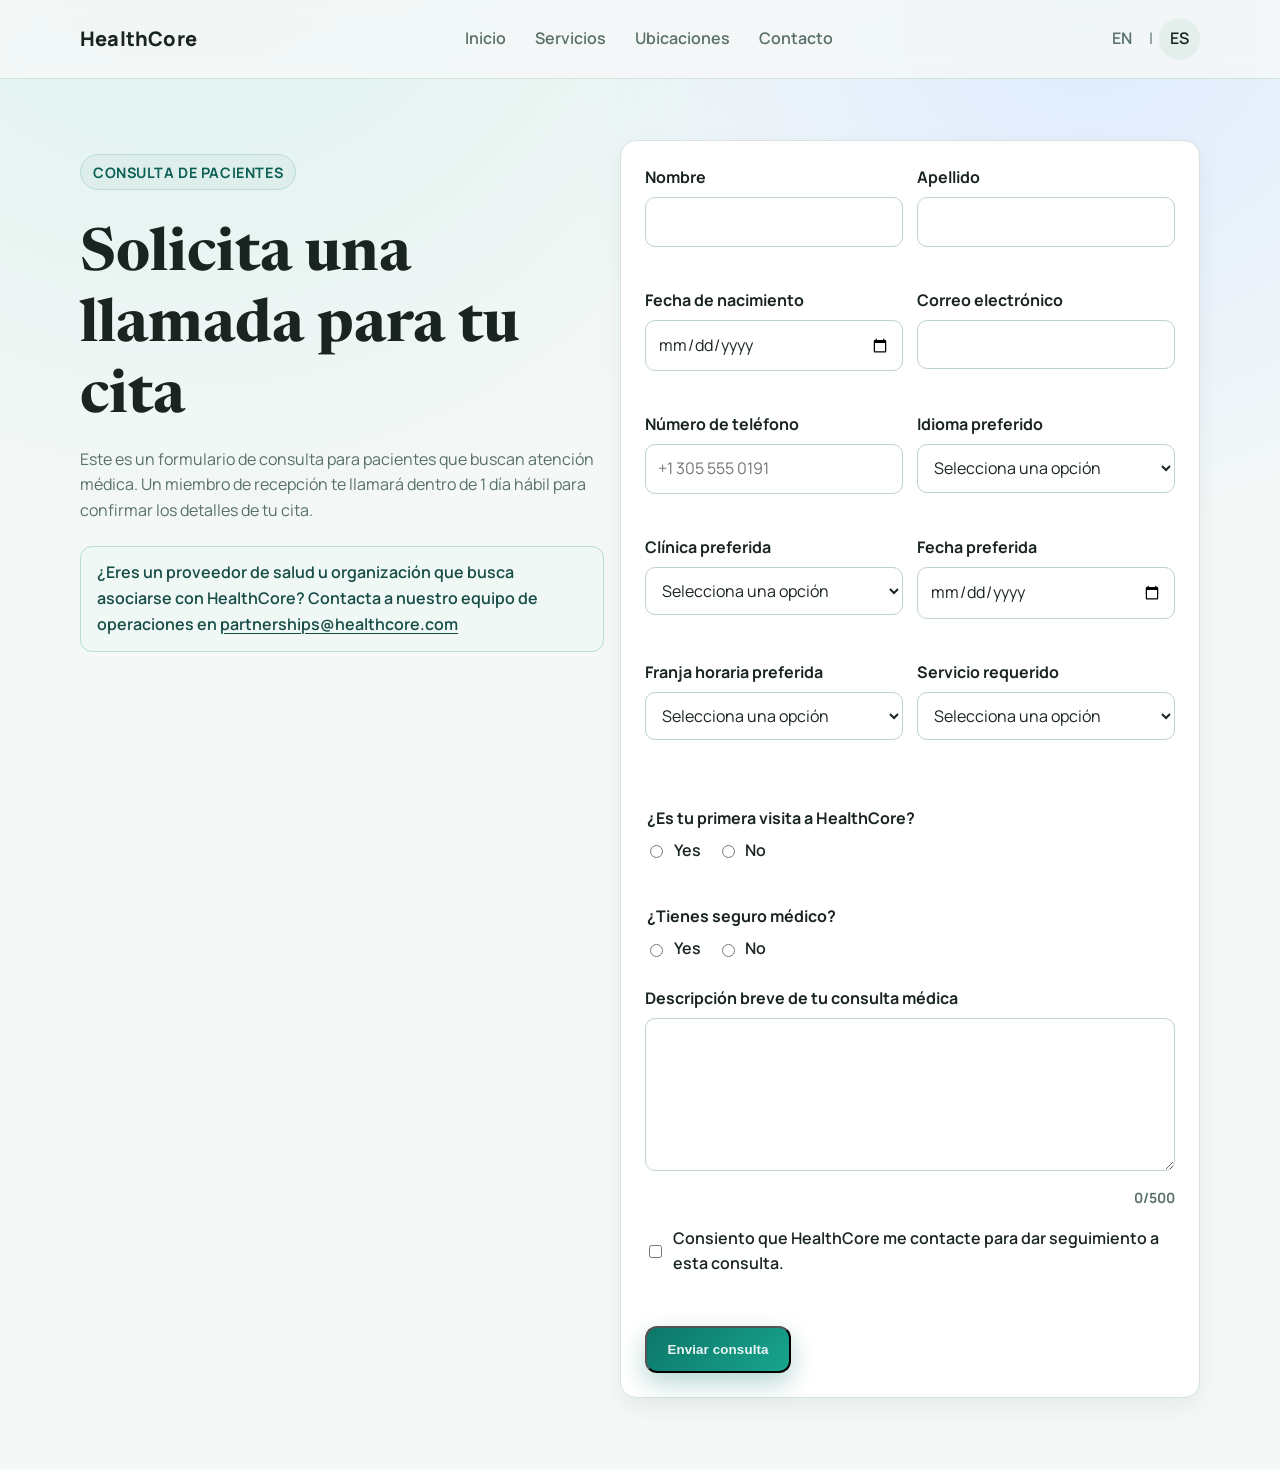
<file: application.es.html>
<!doctype html>
<html lang="es">
<head>
	<meta charset="UTF-8">
	<meta name="viewport" content="width=device-width, initial-scale=1.0">
	<title>HealthCore | Formulario de consulta para pacientes</title>
	<meta name="description" content="Envía tu consulta médica en HealthCore y nuestro equipo de recepción te llamará para confirmar los detalles de tu cita.">
	<link rel="preconnect" href="https://fonts.googleapis.com">
	<link rel="preconnect" href="https://fonts.gstatic.com" crossorigin>
	<link href="https://fonts.googleapis.com/css2?family=Manrope:wght@400;500;600;700;800&family=Newsreader:opsz,wght@6..72,500;6..72,700&display=swap" rel="stylesheet">
	<link rel="stylesheet" href="styles.css">
</head>
<body>
	<header class="site-header" id="top">
		<div class="container nav-wrap">
			<a class="brand" href="index.html" aria-label="Inicio de HealthCore">HealthCore</a>
			<nav class="main-nav" aria-label="Navegación principal">
				<a href="index.html#inicio">Inicio</a>
				<a href="index.html#servicios">Servicios</a>
				<a href="index.html#ubicaciones">Ubicaciones</a>
				<a href="index.html#contacto">Contacto</a>
			</nav>
			<div class="language-switch" aria-label="Selector de idioma">
				<a href="application.html" lang="en">EN</a>
				<span aria-hidden="true">|</span>
				<a href="application.es.html" class="active" lang="es" aria-current="page">ES</a>
			</div>
		</div>
	</header>

	<main>
		<section class="section form-shell" aria-labelledby="form-title">
			<div class="container form-grid">
				<div>
					<p class="eyebrow">Consulta de Pacientes</p>
					<h1 id="form-title">Solicita una llamada para tu cita</h1>
					<p class="section-copy">Este es un formulario de consulta para pacientes que buscan atención médica. Un miembro de recepción te llamará dentro de 1 día hábil para confirmar los detalles de tu cita.</p>
					<p class="partnership-note" role="note">¿Eres un proveedor de salud u organización que busca asociarse con HealthCore? Contacta a nuestro equipo de operaciones en <a href="mailto:partnerships@healthcore.com">partnerships@healthcore.com</a></p>
				</div>

				<div class="panel form-panel">
					<form id="patient-inquiry-form" novalidate>
						<div class="form-row two-up">
							<div>
								<label for="first_name">Nombre</label>
								<input id="first_name" name="first_name" type="text" autocomplete="given-name" required>
								<p class="field-error" data-error-for="first_name" aria-live="polite"></p>
							</div>
							<div>
								<label for="last_name">Apellido</label>
								<input id="last_name" name="last_name" type="text" autocomplete="family-name" required>
								<p class="field-error" data-error-for="last_name" aria-live="polite"></p>
							</div>
						</div>

						<div class="form-row two-up">
							<div>
								<label for="date_of_birth">Fecha de nacimiento</label>
								<input id="date_of_birth" name="date_of_birth" type="date" required>
								<p class="field-error" data-error-for="date_of_birth" aria-live="polite"></p>
							</div>
							<div>
								<label for="email">Correo electrónico</label>
								<input id="email" name="email" type="email" autocomplete="email" required>
								<p class="field-error" data-error-for="email" aria-live="polite"></p>
							</div>
						</div>

						<div class="form-row two-up">
							<div>
								<label for="phone">Número de teléfono</label>
								<input id="phone" name="phone" type="tel" autocomplete="tel" placeholder="+1 305 555 0191" required>
								<p class="field-error" data-error-for="phone" aria-live="polite"></p>
							</div>
							<div>
								<label for="preferred_language">Idioma preferido</label>
								<select id="preferred_language" name="preferred_language" required>
									<option value="">Selecciona una opción</option>
									<option value="English">English</option>
									<option value="Spanish">Spanish</option>
								</select>
								<p class="field-error" data-error-for="preferred_language" aria-live="polite"></p>
							</div>
						</div>

						<div class="form-row two-up">
							<div>
								<label for="preferred_clinic">Clínica preferida</label>
								<select id="preferred_clinic" name="preferred_clinic" required>
									<option value="">Selecciona una opción</option>
									<option value="HealthCore Austin Central">HealthCore Austin Central</option>
									<option value="HealthCore Austin North">HealthCore Austin North</option>
									<option value="HealthCore San Antonio">HealthCore San Antonio</option>
									<option value="HealthCore Miami">HealthCore Miami</option>
									<option value="HealthCore Orlando">HealthCore Orlando</option>
									<option value="HealthCore Atlanta">HealthCore Atlanta</option>
								</select>
								<p class="field-error" data-error-for="preferred_clinic" aria-live="polite"></p>
							</div>
							<div>
								<label for="preferred_date">Fecha preferida</label>
								<input id="preferred_date" name="preferred_date" type="date" required>
								<p class="field-error" data-error-for="preferred_date" aria-live="polite"></p>
							</div>
						</div>

						<div class="form-row two-up">
							<div>
								<label for="preferred_time">Franja horaria preferida</label>
								<select id="preferred_time" name="preferred_time" required>
									<option value="">Selecciona una opción</option>
									<option value="Morning (7am–12pm)">Morning (7am–12pm)</option>
									<option value="Afternoon (12pm–5pm)">Afternoon (12pm–5pm)</option>
									<option value="Evening (5pm–8pm)">Evening (5pm–8pm)</option>
								</select>
								<p class="field-error" data-error-for="preferred_time" aria-live="polite"></p>
								<p class="field-warning" data-warning-for="evening_combo" aria-live="polite"></p>
							</div>
							<div>
								<label for="service_type">Servicio requerido</label>
								<select id="service_type" name="service_type" required>
									<option value="">Selecciona una opción</option>
									<option value="Primary Care">Primary Care</option>
									<option value="Chronic Disease Management">Chronic Disease Management</option>
									<option value="Specialist Consultation">Specialist Consultation</option>
									<option value="Preventive Health">Preventive Health</option>
									<option value="Women's Health">Women's Health</option>
									<option value="Paediatric Care">Paediatric Care</option>
									<option value="Mental Health">Mental Health</option>
								</select>
								<p class="field-error" data-error-for="service_type" aria-live="polite"></p>
							</div>
						</div>

						<fieldset class="form-row radio-group">
							<legend>¿Es tu primera visita a HealthCore?</legend>
							<div class="inline-options">
								<label><input type="radio" name="new_patient" value="Yes" required> Yes</label>
								<label><input type="radio" name="new_patient" value="No" required> No</label>
							</div>
							<p class="field-error" data-error-for="new_patient" aria-live="polite"></p>
						</fieldset>

						<div class="form-row hidden" id="patient-id-row">
							<label for="patient_id">Patient ID (opcional)</label>
							<input id="patient_id" name="patient_id" type="text" placeholder="HC-A3F291">
							<p class="field-help">Formato: HC- seguido de 6 caracteres alfanuméricos</p>
							<p class="field-error" data-error-for="patient_id" aria-live="polite"></p>
						</div>

						<fieldset class="form-row radio-group">
							<legend>¿Tienes seguro médico?</legend>
							<div class="inline-options">
								<label><input type="radio" name="has_insurance" value="Yes" required> Yes</label>
								<label><input type="radio" name="has_insurance" value="No" required> No</label>
							</div>
							<p class="field-error" data-error-for="has_insurance" aria-live="polite"></p>
						</fieldset>

						<div class="form-row two-up hidden" id="insurance-fields">
							<div>
								<label for="insurance_provider">Aseguradora</label>
								<input id="insurance_provider" name="insurance_provider" type="text" maxlength="100">
								<p class="field-error" data-error-for="insurance_provider" aria-live="polite"></p>
							</div>
							<div>
								<label for="insurance_member_id">ID de afiliado</label>
								<input id="insurance_member_id" name="insurance_member_id" type="text" maxlength="20">
								<p class="field-error" data-error-for="insurance_member_id" aria-live="polite"></p>
							</div>
						</div>

						<div class="form-row">
							<label for="health_concern">Descripción breve de tu consulta médica</label>
							<textarea id="health_concern" name="health_concern" rows="5" maxlength="500" required></textarea>
							<div class="meta-row">
								<p class="field-error" data-error-for="health_concern" aria-live="polite"></p>
								<p class="char-counter" id="char-counter" aria-live="polite">0/500</p>
							</div>
						</div>

						<div class="form-row checkbox-row">
							<label>
								<input type="checkbox" name="contact_consent" id="contact_consent" required>
								Consiento que HealthCore me contacte para dar seguimiento a esta consulta.
							</label>
							<p class="field-error" data-error-for="contact_consent" aria-live="polite"></p>
						</div>

						<button class="cta" type="submit">Enviar consulta</button>
					</form>

					<section id="success-message" class="success-message hidden" aria-live="polite">
						<h2>Gracias por contactar a HealthCore.</h2>
						<p>Hemos recibido tu consulta. Un miembro de nuestro equipo de recepción se pondrá en contacto contigo dentro de 1 día hábil para confirmar los detalles de tu cita y responder cualquier pregunta.</p>
						<p>Si necesitas asistencia urgente, llama directamente a tu clínica preferida usando los números listados en nuestro sitio web.</p>
						<p>Esperamos poder atenderte pronto.</p>
					</section>
				</div>
			</div>
		</section>
	</main>

	<script src="validation.js"></script>
</body>
</html>
</file>
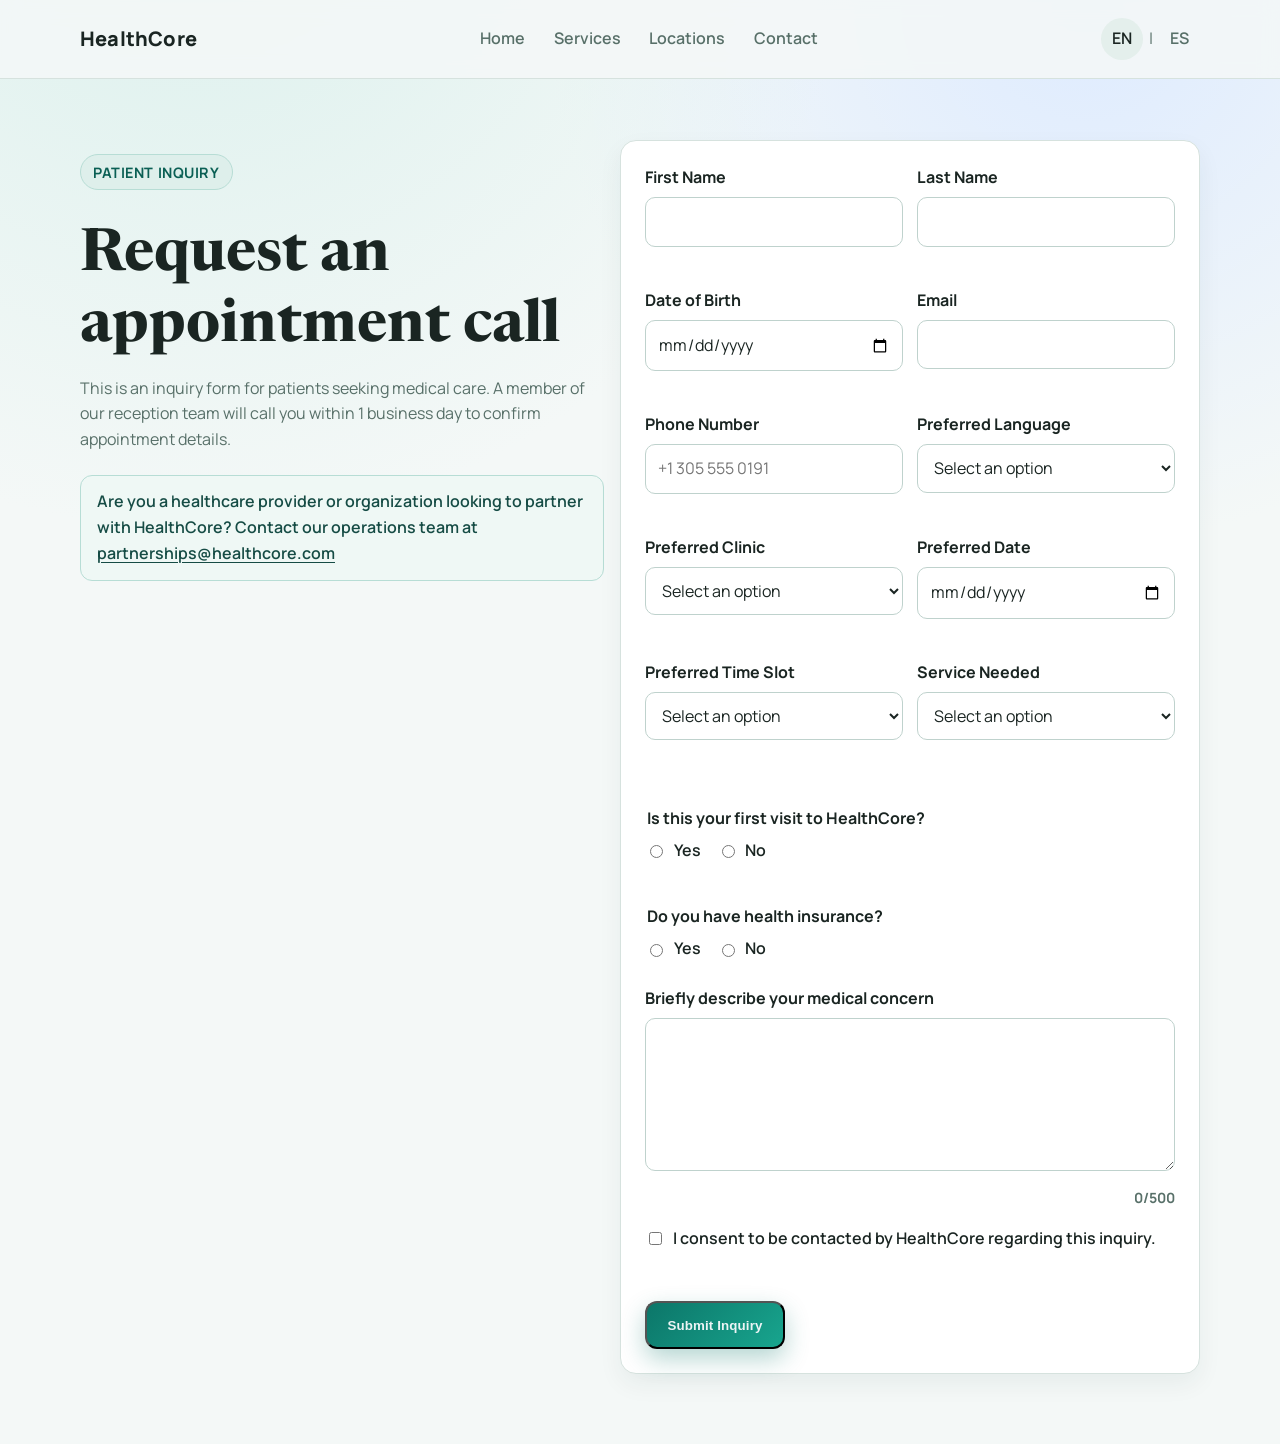
<file: application.html>
<!doctype html>
<html lang="en">
<head>
	<meta charset="UTF-8">
	<meta name="viewport" content="width=device-width, initial-scale=1.0">
	<title>HealthCore | Patient Inquiry Form</title>
	<meta name="description" content="Submit your HealthCore patient inquiry and our reception team will call to confirm appointment details.">
	<link rel="preconnect" href="https://fonts.googleapis.com">
	<link rel="preconnect" href="https://fonts.gstatic.com" crossorigin>
	<link href="https://fonts.googleapis.com/css2?family=Manrope:wght@400;500;600;700;800&family=Newsreader:opsz,wght@6..72,500;6..72,700&display=swap" rel="stylesheet">
	<link rel="stylesheet" href="styles.css">
</head>
<body>
	<header class="site-header" id="top">
		<div class="container nav-wrap">
			<a class="brand" href="index.html" aria-label="HealthCore home">HealthCore</a>
			<nav class="main-nav" aria-label="Main navigation">
				<a href="index.html#inicio">Home</a>
				<a href="index.html#servicios">Services</a>
				<a href="index.html#ubicaciones">Locations</a>
				<a href="index.html#contacto">Contact</a>
			</nav>
			<div class="language-switch" aria-label="Language switch">
				<a href="application.html" class="active" lang="en" aria-current="page">EN</a>
				<span aria-hidden="true">|</span>
				<a href="application.es.html" lang="es">ES</a>
			</div>
		</div>
	</header>

	<main>
		<section class="section form-shell" aria-labelledby="form-title">
			<div class="container form-grid">
				<div>
					<p class="eyebrow">Patient Inquiry</p>
					<h1 id="form-title">Request an appointment call</h1>
					<p class="section-copy">This is an inquiry form for patients seeking medical care. A member of our reception team will call you within 1 business day to confirm appointment details.</p>
					<p class="partnership-note" role="note">Are you a healthcare provider or organization looking to partner with HealthCore? Contact our operations team at <a href="mailto:partnerships@healthcore.com">partnerships@healthcore.com</a></p>
				</div>

				<div class="panel form-panel">
					<form id="patient-inquiry-form" novalidate>
						<div class="form-row two-up">
							<div>
								<label for="first_name">First Name</label>
								<input id="first_name" name="first_name" type="text" autocomplete="given-name" required>
								<p class="field-error" data-error-for="first_name" aria-live="polite"></p>
							</div>
							<div>
								<label for="last_name">Last Name</label>
								<input id="last_name" name="last_name" type="text" autocomplete="family-name" required>
								<p class="field-error" data-error-for="last_name" aria-live="polite"></p>
							</div>
						</div>

						<div class="form-row two-up">
							<div>
								<label for="date_of_birth">Date of Birth</label>
								<input id="date_of_birth" name="date_of_birth" type="date" required>
								<p class="field-error" data-error-for="date_of_birth" aria-live="polite"></p>
							</div>
							<div>
								<label for="email">Email</label>
								<input id="email" name="email" type="email" autocomplete="email" required>
								<p class="field-error" data-error-for="email" aria-live="polite"></p>
							</div>
						</div>

						<div class="form-row two-up">
							<div>
								<label for="phone">Phone Number</label>
								<input id="phone" name="phone" type="tel" autocomplete="tel" placeholder="+1 305 555 0191" required>
								<p class="field-error" data-error-for="phone" aria-live="polite"></p>
							</div>
							<div>
								<label for="preferred_language">Preferred Language</label>
								<select id="preferred_language" name="preferred_language" required>
									<option value="">Select an option</option>
									<option value="English">English</option>
									<option value="Spanish">Spanish</option>
								</select>
								<p class="field-error" data-error-for="preferred_language" aria-live="polite"></p>
							</div>
						</div>

						<div class="form-row two-up">
							<div>
								<label for="preferred_clinic">Preferred Clinic</label>
								<select id="preferred_clinic" name="preferred_clinic" required>
									<option value="">Select an option</option>
									<option value="HealthCore Austin Central">HealthCore Austin Central</option>
									<option value="HealthCore Austin North">HealthCore Austin North</option>
									<option value="HealthCore San Antonio">HealthCore San Antonio</option>
									<option value="HealthCore Miami">HealthCore Miami</option>
									<option value="HealthCore Orlando">HealthCore Orlando</option>
									<option value="HealthCore Atlanta">HealthCore Atlanta</option>
								</select>
								<p class="field-error" data-error-for="preferred_clinic" aria-live="polite"></p>
							</div>
							<div>
								<label for="preferred_date">Preferred Date</label>
								<input id="preferred_date" name="preferred_date" type="date" required>
								<p class="field-error" data-error-for="preferred_date" aria-live="polite"></p>
							</div>
						</div>

						<div class="form-row two-up">
							<div>
								<label for="preferred_time">Preferred Time Slot</label>
								<select id="preferred_time" name="preferred_time" required>
									<option value="">Select an option</option>
									<option value="Morning (7am–12pm)">Morning (7am–12pm)</option>
									<option value="Afternoon (12pm–5pm)">Afternoon (12pm–5pm)</option>
									<option value="Evening (5pm–8pm)">Evening (5pm–8pm)</option>
								</select>
								<p class="field-error" data-error-for="preferred_time" aria-live="polite"></p>
								<p class="field-warning" data-warning-for="evening_combo" aria-live="polite"></p>
							</div>
							<div>
								<label for="service_type">Service Needed</label>
								<select id="service_type" name="service_type" required>
									<option value="">Select an option</option>
									<option value="Primary Care">Primary Care</option>
									<option value="Chronic Disease Management">Chronic Disease Management</option>
									<option value="Specialist Consultation">Specialist Consultation</option>
									<option value="Preventive Health">Preventive Health</option>
									<option value="Women's Health">Women's Health</option>
									<option value="Paediatric Care">Paediatric Care</option>
									<option value="Mental Health">Mental Health</option>
								</select>
								<p class="field-error" data-error-for="service_type" aria-live="polite"></p>
							</div>
						</div>

						<fieldset class="form-row radio-group">
							<legend>Is this your first visit to HealthCore?</legend>
							<div class="inline-options">
								<label><input type="radio" name="new_patient" value="Yes" required> Yes</label>
								<label><input type="radio" name="new_patient" value="No" required> No</label>
							</div>
							<p class="field-error" data-error-for="new_patient" aria-live="polite"></p>
						</fieldset>

						<div class="form-row hidden" id="patient-id-row">
							<label for="patient_id">Patient ID (optional)</label>
							<input id="patient_id" name="patient_id" type="text" placeholder="HC-A3F291">
							<p class="field-help">Format: HC- followed by 6 alphanumeric characters</p>
							<p class="field-error" data-error-for="patient_id" aria-live="polite"></p>
						</div>

						<fieldset class="form-row radio-group">
							<legend>Do you have health insurance?</legend>
							<div class="inline-options">
								<label><input type="radio" name="has_insurance" value="Yes" required> Yes</label>
								<label><input type="radio" name="has_insurance" value="No" required> No</label>
							</div>
							<p class="field-error" data-error-for="has_insurance" aria-live="polite"></p>
						</fieldset>

						<div class="form-row two-up hidden" id="insurance-fields">
							<div>
								<label for="insurance_provider">Insurance Provider</label>
								<input id="insurance_provider" name="insurance_provider" type="text" maxlength="100">
								<p class="field-error" data-error-for="insurance_provider" aria-live="polite"></p>
							</div>
							<div>
								<label for="insurance_member_id">Member ID</label>
								<input id="insurance_member_id" name="insurance_member_id" type="text" maxlength="20">
								<p class="field-error" data-error-for="insurance_member_id" aria-live="polite"></p>
							</div>
						</div>

						<div class="form-row">
							<label for="health_concern">Briefly describe your medical concern</label>
							<textarea id="health_concern" name="health_concern" rows="5" maxlength="500" required></textarea>
							<div class="meta-row">
								<p class="field-error" data-error-for="health_concern" aria-live="polite"></p>
								<p class="char-counter" id="char-counter" aria-live="polite">0/500</p>
							</div>
						</div>

						<div class="form-row checkbox-row">
							<label>
								<input type="checkbox" name="contact_consent" id="contact_consent" required>
								I consent to be contacted by HealthCore regarding this inquiry.
							</label>
							<p class="field-error" data-error-for="contact_consent" aria-live="polite"></p>
						</div>

						<button class="cta" type="submit">Submit Inquiry</button>
					</form>

					<section id="success-message" class="success-message hidden" aria-live="polite">
						<h2>Thank you for contacting HealthCore.</h2>
						<p>We have received your inquiry. A member of our reception team will contact you within 1 business day to confirm your appointment details and answer any questions.</p>
						<p>If you need urgent assistance, please call your preferred clinic directly using the phone numbers listed on our website.</p>
						<p>We look forward to caring for you soon.</p>
					</section>
				</div>
			</div>
		</section>
	</main>

	<script src="validation.js"></script>
</body>
</html>
</file>
<file: styles.css>
:root {
	--bg: #f4f8f7;
	--surface: #ffffff;
	--ink: #1a2522;
	--muted: #587069;
	--line: #d6e2de;
	--accent: #0c7669;
	--accent-2: #18a58e;
	--hero: #0f2e3b;
	--hero-ink: #ecf4f5;
	--radius: 16px;
	--shadow: 0 12px 40px rgba(8, 41, 51, 0.12);
}

* {
	box-sizing: border-box;
}

html {
	scroll-behavior: smooth;
}

body {
	margin: 0;
	font-family: "Manrope", sans-serif;
	color: var(--ink);
	background: radial-gradient(circle at 15% -10%, #daf0ec 0%, rgba(218, 240, 236, 0) 35%),
		radial-gradient(circle at 85% 0%, #deebff 0%, rgba(222, 235, 255, 0) 30%),
		var(--bg);
	line-height: 1.6;
}

h1,
h2,
h3 {
	margin-top: 0;
	line-height: 1.2;
}

h1,
h2 {
	font-family: "Newsreader", serif;
}

a {
	color: inherit;
}

.container {
	width: min(1120px, calc(100% - 2rem));
	margin: 0 auto;
}

.site-header {
	position: sticky;
	top: 0;
	z-index: 20;
	backdrop-filter: blur(10px);
	background: rgba(244, 248, 247, 0.88);
	border-bottom: 1px solid var(--line);
}

.nav-wrap {
	display: flex;
	align-items: center;
	justify-content: space-between;
	gap: 1rem;
	min-height: 78px;
}

.brand {
	text-decoration: none;
	font-weight: 800;
	font-size: 1.25rem;
	letter-spacing: 0.01em;
}

.main-nav {
	display: flex;
	flex-wrap: wrap;
	justify-content: center;
	gap: 0.4rem;
}

.main-nav a,
.language-switch a {
	text-decoration: none;
	color: var(--muted);
	font-weight: 600;
	padding: 0.5rem 0.7rem;
	border-radius: 999px;
}

.main-nav a:hover,
.main-nav a:focus-visible,
.language-switch a:hover,
.language-switch a:focus-visible {
	color: var(--ink);
	background: #e4efec;
	outline: none;
}

.language-switch {
	display: flex;
	align-items: center;
	gap: 0.35rem;
	color: var(--muted);
}

.language-switch .active {
	color: var(--ink);
	background: #e4efec;
}

.hero {
	padding: 5.5rem 0 4.5rem;
}

.hero-grid {
	display: grid;
	grid-template-columns: 1.4fr 1fr;
	gap: 2rem;
	align-items: start;
}

.eyebrow {
	display: inline-flex;
	background: #deefeb;
	color: #0a5f54;
	border: 1px solid #b7ddd5;
	border-radius: 999px;
	padding: 0.35rem 0.75rem;
	font-weight: 700;
	font-size: 0.9rem;
	letter-spacing: 0.04em;
	text-transform: uppercase;
}

h1 {
	font-size: clamp(2rem, 6vw, 3.7rem);
	margin: 1rem 0;
}

.hero-copy {
	max-width: 62ch;
	color: #27413b;
	font-size: 1.1rem;
}

.cta {
	margin-top: 1.5rem;
	display: inline-block;
	text-decoration: none;
	font-weight: 800;
	letter-spacing: 0.01em;
	color: var(--hero-ink);
	background: linear-gradient(135deg, var(--accent), var(--accent-2));
	padding: 0.9rem 1.25rem;
	border-radius: 12px;
	box-shadow: 0 10px 25px rgba(12, 118, 105, 0.3);
}

.cta:hover,
.cta:focus-visible {
	transform: translateY(-2px);
	box-shadow: 0 15px 30px rgba(12, 118, 105, 0.35);
	outline: none;
}

.hero-card {
	background: linear-gradient(165deg, var(--hero), #153f4f 60%, #1c5a63 100%);
	color: var(--hero-ink);
	padding: 1.4rem 1.4rem 1.2rem;
	border-radius: var(--radius);
	box-shadow: var(--shadow);
}

.hero-card h2 {
	font-size: 1.45rem;
	margin-bottom: 0.75rem;
}

.hero-card ul {
	margin: 0;
	padding-left: 1.15rem;
}

.section {
	padding: 4.4rem 0;
}

.section h2 {
	font-size: clamp(1.8rem, 4vw, 2.6rem);
	margin-bottom: 1.3rem;
}

.section-copy {
	color: var(--muted);
	margin: -0.2rem 0 1.4rem;
}

.services-grid {
	display: grid;
	grid-template-columns: repeat(3, minmax(0, 1fr));
	gap: 1rem;
}

.panel {
	background: var(--surface);
	border: 1px solid var(--line);
	border-radius: var(--radius);
	padding: 1.3rem;
	box-shadow: 0 10px 24px rgba(15, 46, 59, 0.06);
}

.panel h3 {
	margin-bottom: 0.8rem;
}

.panel ul {
	margin: 0;
	padding-left: 1.2rem;
}

.why {
	background: linear-gradient(180deg, rgba(255, 255, 255, 0.15) 0%, rgba(255, 255, 255, 0.75) 100%);
}

.two-col {
	display: grid;
	grid-template-columns: 1.1fr 1fr;
	gap: 1rem;
}

.check-list {
	margin: 0;
	padding-left: 1.1rem;
}

.check-list li {
	margin-bottom: 0.75rem;
}

.spotlight {
	background: #f8fbfa;
	border-left: 4px solid var(--accent);
}

.table-wrap {
	overflow-x: auto;
	background: var(--surface);
	border: 1px solid var(--line);
	border-radius: var(--radius);
	box-shadow: 0 10px 30px rgba(12, 31, 40, 0.08);
}

table {
	width: 100%;
	border-collapse: collapse;
	min-width: 760px;
}

th,
td {
	padding: 0.95rem;
	text-align: left;
	border-bottom: 1px solid var(--line);
}

thead th {
	background: #eef6f4;
	font-size: 0.95rem;
}

tbody tr:hover {
	background: #f6faf9;
}

.contact-grid {
	display: grid;
	grid-template-columns: repeat(2, minmax(0, 1fr));
	gap: 0.75rem 1.2rem;
}

.contact-grid p {
	margin: 0;
}

.site-footer {
	border-top: 1px solid var(--line);
	padding: 1.4rem 0 2rem;
}

.footer-wrap {
	display: flex;
	justify-content: space-between;
	align-items: center;
	gap: 1rem;
	flex-wrap: wrap;
}

.footer-wrap p {
	margin: 0;
	color: var(--muted);
}

.social-nav {
	display: flex;
	gap: 0.9rem;
}

.social-nav a {
	color: var(--muted);
	text-decoration-color: transparent;
	text-underline-offset: 0.2em;
	transition: text-decoration-color 0.2s ease;
}

.social-nav a:hover,
.social-nav a:focus-visible {
	color: var(--ink);
	text-decoration-color: currentColor;
	outline: none;
}

@media (max-width: 980px) {
	.hero-grid,
	.services-grid,
	.two-col,
	.contact-grid {
		grid-template-columns: 1fr;
	}

	.hero {
		padding-top: 4.5rem;
	}

	.main-nav {
		display: none;
	}
}

@media (max-width: 620px) {
	.nav-wrap {
		min-height: 68px;
	}

	.section {
		padding: 3.5rem 0;
	}

	.footer-wrap {
		align-items: flex-start;
		flex-direction: column;
	}
}

.form-shell {
	padding-top: 3.8rem;
}

.form-grid {
	display: grid;
	grid-template-columns: 0.95fr 1.05fr;
	gap: 1rem;
	align-items: start;
}

.form-panel {
	padding: 1.5rem;
}

.partnership-note {
	padding: 0.85rem 1rem;
	border-radius: 12px;
	border: 1px solid #b7ddd5;
	background: #eff8f5;
	color: #164c45;
	font-weight: 600;
}

.partnership-note a {
	text-underline-offset: 0.2em;
}

.form-row {
	margin-bottom: 1rem;
}

.form-row:last-of-type {
	margin-bottom: 0;
}

.two-up {
	display: grid;
	grid-template-columns: 1fr 1fr;
	gap: 0.9rem;
}

label,
legend {
	display: block;
	font-weight: 700;
	margin-bottom: 0.4rem;
}

fieldset {
	margin: 0;
	padding: 0;
	border: 0;
}

input,
select,
textarea {
	width: 100%;
	padding: 0.7rem 0.75rem;
	border-radius: 10px;
	border: 1px solid #bfd2cd;
	background: #fff;
	font: inherit;
	color: var(--ink);
}

input:focus,
select:focus,
textarea:focus {
	outline: 3px solid #d7ece7;
	border-color: var(--accent);
}

textarea {
	resize: vertical;
	min-height: 132px;
}

.inline-options {
	display: flex;
	flex-wrap: wrap;
	gap: 1rem;
}

.inline-options label,
.checkbox-row label {
	display: inline-flex;
	align-items: center;
	gap: 0.45rem;
	margin: 0;
	font-weight: 600;
}

.inline-options input,
.checkbox-row input {
	width: auto;
	padding: 0;
}

.field-error {
	min-height: 1.2rem;
	margin: 0.35rem 0 0;
	font-size: 0.88rem;
	color: #af2525;
	font-weight: 600;
}

.field-warning {
	min-height: 1.2rem;
	margin: 0.35rem 0 0;
	font-size: 0.88rem;
	color: #8a5608;
	font-weight: 600;
}

.field-help {
	margin: 0.35rem 0 0;
	font-size: 0.86rem;
	color: var(--muted);
}

.meta-row {
	display: flex;
	justify-content: space-between;
	gap: 1rem;
	align-items: baseline;
}

.char-counter {
	margin: 0;
	font-size: 0.88rem;
	color: var(--muted);
	font-weight: 700;
	white-space: nowrap;
}

.success-message {
	margin-top: 1.1rem;
	padding: 1rem;
	border-radius: 12px;
	border: 1px solid #b7ddd5;
	background: #f0faf8;
}

.success-message h2 {
	margin: 0 0 0.5rem;
	font-size: 1.4rem;
}

.success-message p {
	margin: 0.45rem 0;
}

.hidden {
	display: none;
}

@media (max-width: 980px) {
	.form-grid,
	.two-up {
		grid-template-columns: 1fr;
	}
}
</file>
